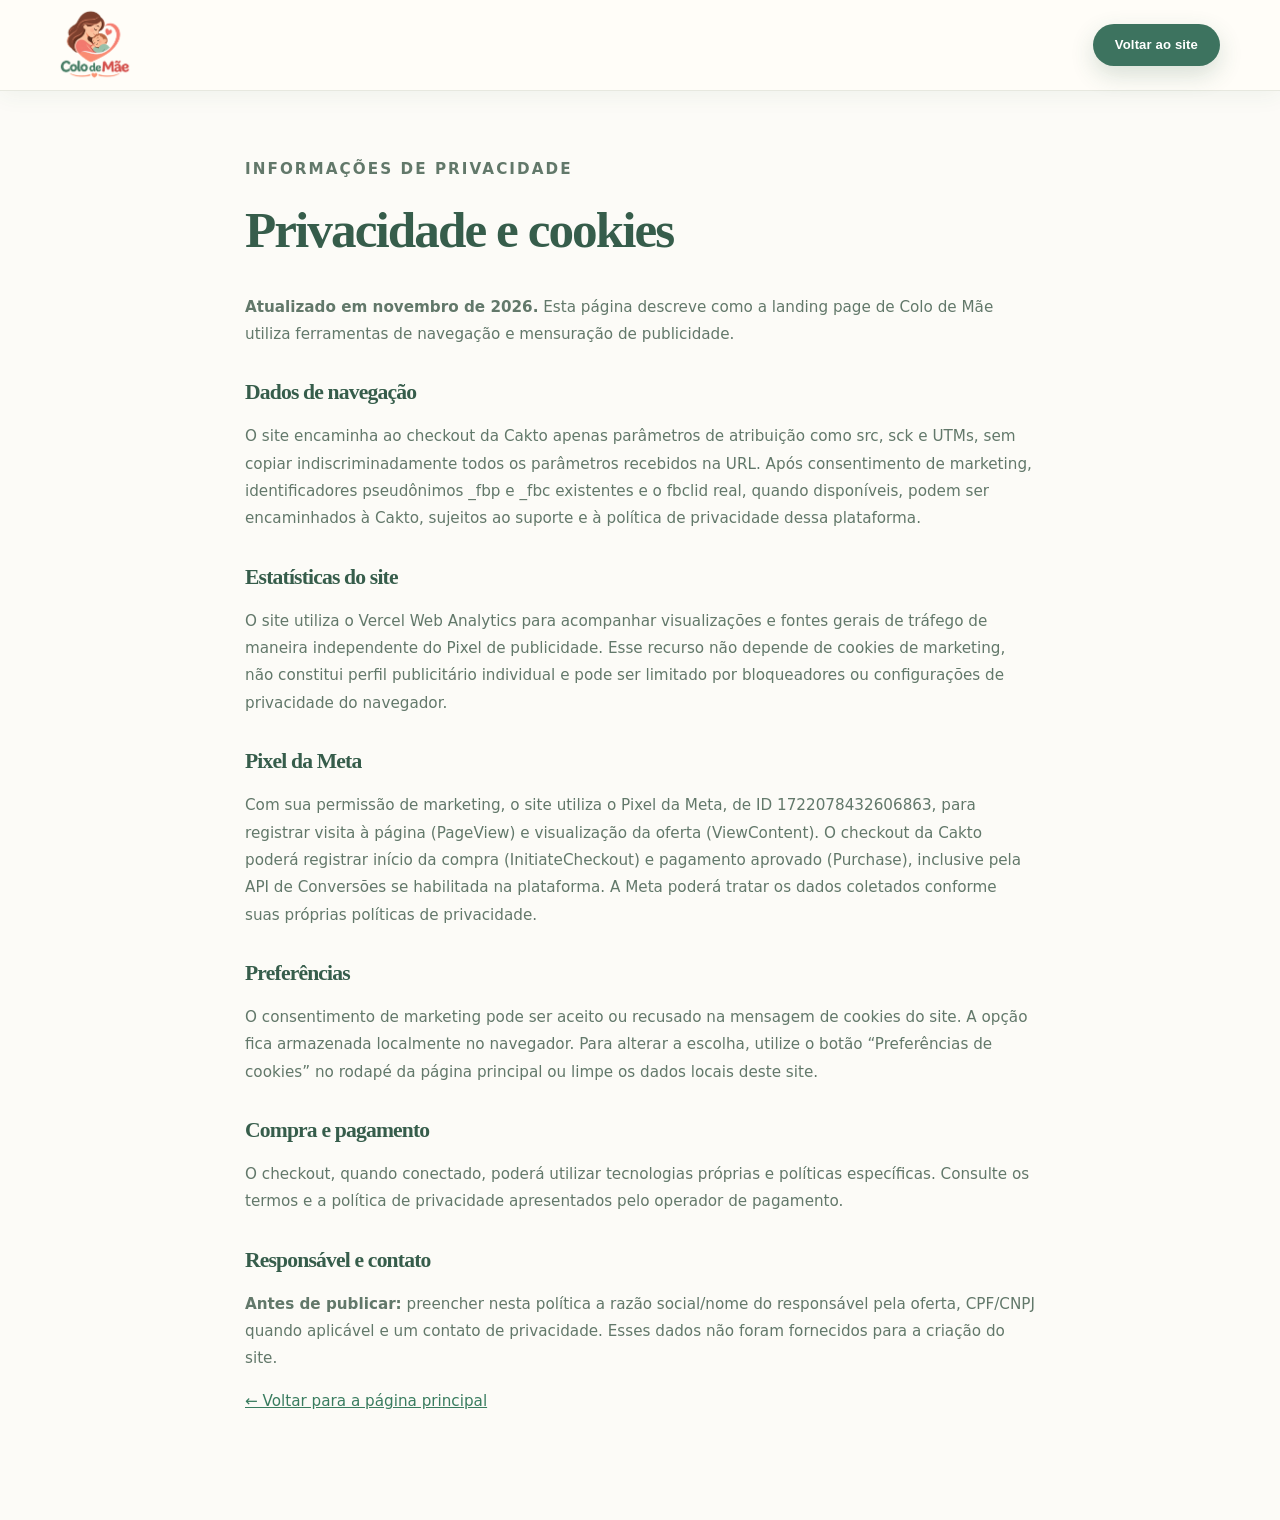
<file: privacidade.html>
<!DOCTYPE html>
<html lang="pt-BR"><head><meta charset="utf-8"/><meta content="width=device-width,initial-scale=1" name="viewport"/><title>Privacidade e Cookies | Colo de Mãe</title><meta content="Informações sobre privacidade e cookies do site Colo de Mãe." name="description"/><link href="assets/favicon.png" rel="icon"/><link href="css/style.css" rel="stylesheet"/><link href="css/pastel.css" rel="stylesheet"/></head><body><header class="site-header"><div class="container header-inner"><a class="brand" href="index.html"><img alt="Colo de Mãe" height="86" src="assets/logo.webp" width="86"/></a><a class="btn btn-small btn-primary" href="index.html">Voltar ao site</a></div></header><main class="legal-page"><div class="legal-container"><p class="section-kicker">Informações de privacidade</p><h1>Privacidade e cookies</h1><p><strong>Atualizado em novembro de 2026.</strong> Esta página descreve como a landing page de Colo de Mãe utiliza ferramentas de navegação e mensuração de publicidade.</p><h2>Dados de navegação</h2><p>O site encaminha ao checkout da Cakto apenas parâmetros de atribuição como src, sck e UTMs, sem copiar indiscriminadamente todos os parâmetros recebidos na URL. Após consentimento de marketing, identificadores pseudônimos _fbp e _fbc existentes e o fbclid real, quando disponíveis, podem ser encaminhados à Cakto, sujeitos ao suporte e à política de privacidade dessa plataforma.</p><h2>Estatísticas do site</h2><p>O site utiliza o Vercel Web Analytics para acompanhar visualizações e fontes gerais de tráfego de maneira independente do Pixel de publicidade. Esse recurso não depende de cookies de marketing, não constitui perfil publicitário individual e pode ser limitado por bloqueadores ou configurações de privacidade do navegador.</p><h2>Pixel da Meta</h2><p>Com sua permissão de marketing, o site utiliza o Pixel da Meta, de ID 1722078432606863, para registrar visita à página (PageView) e visualização da oferta (ViewContent). O checkout da Cakto poderá registrar início da compra (InitiateCheckout) e pagamento aprovado (Purchase), inclusive pela API de Conversões se habilitada na plataforma. A Meta poderá tratar os dados coletados conforme suas próprias políticas de privacidade.</p><h2>Preferências</h2><p>O consentimento de marketing pode ser aceito ou recusado na mensagem de cookies do site. A opção fica armazenada localmente no navegador. Para alterar a escolha, utilize o botão “Preferências de cookies” no rodapé da página principal ou limpe os dados locais deste site.</p><h2>Compra e pagamento</h2><p>O checkout, quando conectado, poderá utilizar tecnologias próprias e políticas específicas. Consulte os termos e a política de privacidade apresentados pelo operador de pagamento.</p><h2>Responsável e contato</h2><p><strong>Antes de publicar:</strong> preencher nesta política a razão social/nome do responsável pela oferta, CPF/CNPJ quando aplicável e um contato de privacidade. Esses dados não foram fornecidos para a criação do site.</p><p><a href="index.html">← Voltar para a página principal</a></p></div></main></body></html>
</file>
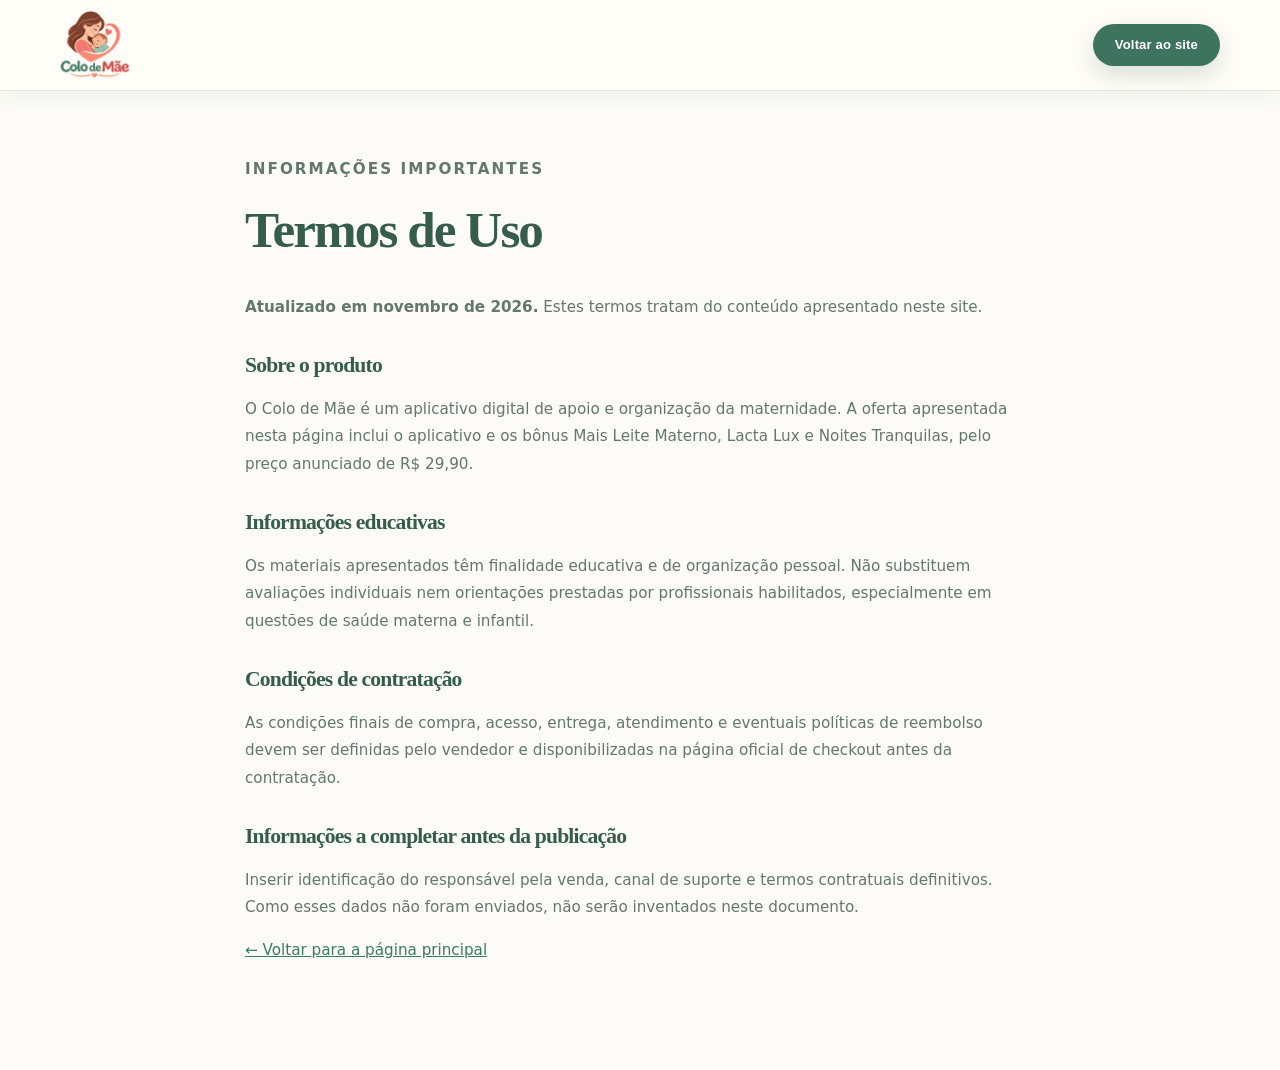
<file: termos.html>
<!DOCTYPE html>
<html lang="pt-BR"><head><meta charset="utf-8"/><meta content="width=device-width,initial-scale=1" name="viewport"/><title>Termos de Uso | Colo de Mãe</title><link href="assets/favicon.png" rel="icon"/><link href="css/style.css" rel="stylesheet"/><link href="css/pastel.css" rel="stylesheet"/></head><body><header class="site-header"><div class="container header-inner"><a class="brand" href="index.html"><img alt="Colo de Mãe" height="86" src="assets/logo.webp" width="86"/></a><a class="btn btn-small btn-primary" href="index.html">Voltar ao site</a></div></header><main class="legal-page"><div class="legal-container"><p class="section-kicker">Informações importantes</p><h1>Termos de Uso</h1><p><strong>Atualizado em novembro de 2026.</strong> Estes termos tratam do conteúdo apresentado neste site.</p><h2>Sobre o produto</h2><p>O Colo de Mãe é um aplicativo digital de apoio e organização da maternidade. A oferta apresentada nesta página inclui o aplicativo e os bônus Mais Leite Materno, Lacta Lux e Noites Tranquilas, pelo preço anunciado de R$ 29,90.</p><h2>Informações educativas</h2><p>Os materiais apresentados têm finalidade educativa e de organização pessoal. Não substituem avaliações individuais nem orientações prestadas por profissionais habilitados, especialmente em questões de saúde materna e infantil.</p><h2>Condições de contratação</h2><p>As condições finais de compra, acesso, entrega, atendimento e eventuais políticas de reembolso devem ser definidas pelo vendedor e disponibilizadas na página oficial de checkout antes da contratação.</p><h2>Informações a completar antes da publicação</h2><p>Inserir identificação do responsável pela venda, canal de suporte e termos contratuais definitivos. Como esses dados não foram enviados, não serão inventados neste documento.</p><p><a href="index.html">← Voltar para a página principal</a></p></div></main></body></html>
</file>
<file: css/style.css>
:root{--burgundy:#6e2745;--burgundy-2:#4c2035;--pink:#e83878;--hotpink:#d52e69;--pink-light:#fff1f6;--pink-mist:#fce8ee;--rose:#f7b8cd;--soft:#fff9f9;--cream:#fff8f1;--ink:#502c3f;--muted:#795d69;--border:#f1dce5;--shadow:0 19px 65px rgba(130,48,86,.11);--radius:26px;--ease:cubic-bezier(.22,1,.36,1)}
*{box-sizing:border-box}html{scroll-behavior:smooth;scroll-padding-top:100px}body{margin:0;background:#fff;color:var(--ink);font-family:'DM Sans',sans-serif;-webkit-font-smoothing:antialiased;overflow-x:hidden}button,input{font:inherit}a{color:inherit;text-decoration:none}a:focus-visible,button:focus-visible,summary:focus-visible{outline:3px solid #b42c65;outline-offset:4px}button{cursor:pointer}img,svg{max-width:100%}img{height:auto}p{line-height:1.72}h1,h2,h3{font-family:Manrope,'DM Sans',sans-serif;letter-spacing:-.045em}h1,h2,h3,p{margin-top:0}h2{font-size:clamp(2.1rem,4vw,3.65rem);line-height:1.16;font-weight:800}h3{line-height:1.3}section{position:relative}.container{width:min(1160px,calc(100% - 48px));margin-inline:auto}.narrow{max-width:780px}.section{padding:106px 0}.text-center{text-align:center}.accent{color:var(--pink)}.section-kicker{font-size:.82rem;letter-spacing:.14em;text-transform:uppercase;font-weight:800;color:var(--pink);margin-bottom:17px}.section-lead{font-size:1.12rem;max-width:720px;margin:18px auto 0;color:var(--muted)}.section-heading{margin-bottom:52px}.section-heading h2{margin-bottom:14px}.skip-link{position:absolute;top:-100px;z-index:900;left:15px;background:#fff;padding:12px 15px}.skip-link:focus{top:15px}.announcement{background:#772844;text-align:center;color:#fff;padding:8px 18px;font-size:.75rem;letter-spacing:.06em;font-weight:600}.announcement-heart{color:#fac4d2;padding:0 9px}.site-header{position:sticky;top:0;z-index:50;background:rgba(255,252,252,.94);backdrop-filter:blur(18px);border-bottom:1px solid #f6e8ed}.header-inner{height:87px;display:flex;align-items:center;justify-content:space-between;gap:22px}.brand{display:flex;align-items:center;margin-left:-13px;flex-shrink:0}.brand img{width:93px;height:79px;object-fit:contain}.site-header nav{display:flex;align-items:center;gap:30px;margin-left:auto}.site-header nav a{font-size:.85rem;color:#735262;font-weight:700;transition:color .2s}.site-header nav a:hover{color:var(--pink)}.btn{display:inline-flex;align-items:center;justify-content:center;gap:12px;border:none;border-radius:999px;font-family:'DM Sans',sans-serif;font-weight:800;letter-spacing:-.01em;line-height:1.25;text-align:center;white-space:normal;transition:transform .2s var(--ease),background .2s,box-shadow .2s}.btn:hover{transform:translateY(-2px)}.btn span{font-size:1.2em}.btn-primary{background:linear-gradient(110deg,#e73b79,#cf2868);color:white;box-shadow:0 12px 24px rgba(220,47,109,.22)}.btn-primary:hover{box-shadow:0 18px 31px rgba(220,47,109,.32);background:linear-gradient(110deg,#f34480,#c92360)}.btn-small{padding:13px 20px;font-size:.82rem}.btn-large{padding:21px 30px;font-size:.98rem}.mobile-menu-toggle{display:none;border:0;background:transparent;color:var(--burgundy);font-size:1.8rem}.hero{background:radial-gradient(ellipse at 70% 30%,#ffedf3 0%,transparent 52%),linear-gradient(125deg,#fffbf8 7%,#fff0f6 62%,#fbdce8 100%);padding:98px 0 115px;overflow:hidden}.hero-grid{display:grid;grid-template-columns:1.07fr .93fr;align-items:center;gap:35px;min-height:595px}.hero-copy{position:relative;z-index:3;padding-bottom:25px}.eyebrow{display:inline-flex;align-items:center;gap:10px;border:1px solid #f6ccda;border-radius:999px;padding:9px 17px;color:#a83c66;background:rgba(255,255,255,.75);font-size:.76rem;font-weight:800;letter-spacing:.03em;text-transform:uppercase;margin-bottom:25px}.eyebrow-dot{height:9px;width:9px;border-radius:50%;background:var(--pink);box-shadow:0 0 0 4px #ffe0ea}.hero h1{font-size:clamp(3.45rem,5.7vw,5.25rem);line-height:1.095;letter-spacing:-.07em;margin-bottom:26px;font-weight:800;color:var(--burgundy-2);max-width:660px}.hero h1 em,.offer-copy h2 em,.final-cta h2 em,.interlude h2 em{font-style:normal;color:var(--pink)}.hero-description{font-size:1.13rem;line-height:1.87;max-width:590px;color:#6b4e5d;margin-bottom:22px}.hero-description strong{color:#6f2b49}.hero-points{display:grid;gap:9px;color:#885068;font-size:.87rem;font-weight:700;margin-bottom:32px}.hero-action{min-width:315px}.under-cta{font-size:.83rem;color:#8a6473;margin:14px 0 22px}.under-cta strong{color:var(--burgundy)}.hero-mini-badges{display:flex;gap:12px;flex-wrap:wrap;max-width:590px}.hero-mini-badges span{font-size:.7rem;color:#8b7180;font-weight:700}.hero-art{height:590px;min-width:0;position:relative;display:flex;align-items:center;justify-content:center;isolation:isolate}.art-orbit{position:absolute;z-index:-1;width:470px;height:470px;top:85px;left:50%;transform:translateX(-50%);background:radial-gradient(circle,#f8cbdc 0%,#fce1e8 52%,transparent 74%);border-radius:50%}.hero-blob{position:absolute;border-radius:50%;pointer-events:none}.blob-one{width:230px;height:230px;left:-95px;bottom:35px;background:#f9d8e2;opacity:.3}.blob-two{width:160px;height:160px;right:-55px;top:35px;background:#ffcbdf;opacity:.37}.art-sparkle{position:absolute;color:#e77a9d;font-size:3rem}.art-sparkle-a{top:10px;right:16px}.art-sparkle-b{bottom:50px;left:15px;font-size:5rem}.phone{position:relative;background:#3e2831;border:7px solid #3e2831;border-radius:40px;overflow:hidden;box-shadow:0 25px 58px rgba(79,30,53,.21);padding:4px;aspect-ratio:390/844;width:240px;max-width:100%;flex-shrink:0}.phone img{display:block;width:100%;height:100%;object-fit:cover;border-radius:27px;object-position:top}.phone-camera{position:absolute;width:34%;height:21px;background:#3e2831;top:1px;left:33%;z-index:5;border-radius:0 0 15px 15px}.phone-front{transform:rotate(-5deg) translate(-40px,-10px);z-index:3;width:256px}.phone-back{transform:rotate(11deg) translate(78px,8px);position:absolute;z-index:1;width:242px;filter:saturate(.86)}.floating-chip{position:absolute;z-index:5;display:flex;align-items:center;gap:10px;background:#fff;padding:12px 15px;border:1px solid #f9e8ee;border-radius:16px;box-shadow:0 12px 30px rgba(107,47,75,.13);font-size:.73rem;font-weight:800;color:#78445c;white-space:nowrap}.chip-icon{display:grid;place-items:center;border-radius:50%;background:#ffedf2;color:#db3f78;width:32px;height:32px;font-size:1.2rem}.chip-stars{color:#f4a44c;background:#fff6e9}.chip-top{top:88px;left:-19px}.chip-bottom{bottom:87px;right:2px}.hero-wave{position:absolute;bottom:-1px;width:100%;height:75px;line-height:0}.hero-wave svg{height:100%;width:100%}.empathy{padding-top:85px}.empathy h2{max-width:720px;margin-inline:auto}.empathy-cards{display:grid;grid-template-columns:repeat(3,1fr);gap:22px;margin-top:55px}.soft-card{border-radius:25px;background:#fff8fa;border:1px solid #fae9ef;padding:34px 31px;box-shadow:0 12px 34px rgba(88,34,53,.035)}.soft-card:nth-child(2){background:#fff8f3;border-color:#f7e8e1}.soft-card:nth-child(3){background:#fcf7ff;border-color:#f0e7f7}.feature-emoji{font-size:2.2rem;display:block;margin-bottom:20px}.soft-card h3{font-size:1.15rem;color:#602b45;letter-spacing:-.025em;margin-bottom:12px}.soft-card p{font-size:.91rem;color:#806b78;margin:0}.gentle-note{display:inline-flex;align-items:center;gap:10px;font-size:.93rem;color:#87536b;background:#fdf4f7;padding:13px 21px;border-radius:100px;margin-top:45px}.gentle-note span{color:var(--pink)}.feature-section{background:linear-gradient(180deg,#fffafc,#fff);padding-top:100px}.feature-grid{display:grid;grid-template-columns:repeat(3,1fr);gap:19px}.feature-tile{border:1px solid #f4e4ec;background:#fff;padding:33px 31px;border-radius:25px;box-shadow:0 10px 34px rgba(99,57,75,.045);transition:transform .2s var(--ease),box-shadow .2s}.feature-tile:hover{transform:translateY(-4px);box-shadow:var(--shadow)}.tile-icon{width:59px;height:59px;border-radius:18px;display:grid;place-items:center;font-size:1.9rem;font-weight:800;margin-bottom:24px}.icon-pink{background:#ffe9f0;color:#db3c76}.icon-purple{background:#f4eefe;color:#a277bc}.icon-peach{background:#fff2e6;color:#da9774}.icon-green{background:#e9f4ec;color:#6da581}.icon-yellow{background:#fff8e3;color:#cc9f44}.feature-tile h3{font-size:1.14rem;color:#5d2c44;margin-bottom:8px}.feature-tile p{color:#806a76;font-size:.9rem;margin-bottom:0}.screens-section{background:#fff6f9;overflow:hidden}.screens-grid{display:grid;grid-template-columns:1fr 1fr;gap:80px;align-items:center}.screens-intro h2{max-width:560px}.screens-intro>p:not(.section-kicker){max-width:515px;color:#7a5d6b;font-size:1.05rem;margin-bottom:26px}.screens-tabs{display:flex;flex-wrap:wrap;gap:11px;max-width:570px;margin:28px 0}.screen-tab{border:1px solid #edcfda;background:#fff;color:#7e5267;padding:12px 17px;border-radius:99px;font-size:.84rem;font-weight:700;transition:.2s}.screen-tab:hover{background:#fff0f5}.screen-tab.active{background:var(--burgundy);border-color:var(--burgundy);color:#fff}.screen-caption{display:flex;align-items:flex-start;gap:14px;background:#fff;border:1px solid #f6e1e8;border-radius:20px;padding:20px 22px;max-width:530px;min-height:112px;margin:24px 0}.caption-icon{width:35px;height:35px;flex-shrink:0;display:grid;place-items:center;background:#ffe8f0;color:var(--pink);border-radius:13px}.screen-caption strong{display:block;color:#723450;font-size:.98rem}.screen-caption p{font-size:.88rem;color:#8b7380;margin:6px 0 0;line-height:1.52}.text-link{color:var(--pink);font-weight:800;font-size:.91rem}.screens-stage{min-height:635px;display:flex;align-items:center;justify-content:center;position:relative;isolation:isolate}.stage-circle{width:510px;height:510px;z-index:-1;background:#f9d9e5;border-radius:50%;position:absolute;left:50%;top:50%;transform:translate(-50%,-50%)}.stage-heart{font-size:6rem;color:#f4a8c2;position:absolute;right:4%;top:5%}.phone-showcase{width:280px;transform:rotate(2deg);box-shadow:0 34px 50px rgba(70,35,50,.22)}.stage-label{position:absolute;bottom:15px;right:20px;background:white;border-radius:100px;box-shadow:var(--shadow);border:1px solid #f8e3eb;padding:12px 17px;font-size:.77rem;font-weight:700;color:#854960;display:flex;gap:10px;align-items:center}.stage-label-dot{background:#5ea57d;width:9px;height:9px;border-radius:50%}.mini-gallery{display:flex;gap:20px;justify-content:center;align-items:stretch;padding-top:40px;margin-top:26px;border-top:1px solid #f2dfe7}.gallery-item{background:white;padding:5px;border:1px solid #e6d1dc;border-radius:19px;width:142px;flex:0 1 142px;height:254px;overflow:hidden;box-shadow:0 14px 26px rgba(105,41,72,.09);transition:transform .25s}.gallery-item:hover{transform:translateY(-9px)}.gallery-item img{height:100%;width:100%;object-fit:cover;object-position:top;border-radius:14px}.center-gallery-note{text-align:center;color:#a28190;font-size:.75rem;margin-top:20px;margin-bottom:0}.interlude{background:linear-gradient(110deg,#fff8f6,#fff0f4);text-align:center;padding:85px 0}.interlude-inner{max-width:825px}.interlude-icon{width:64px;height:64px;background:#ffe5eb;color:#e54074;display:grid;place-items:center;border-radius:50%;font-size:1.7rem;margin:0 auto 30px}.interlude h2{font-size:clamp(1.9rem,3.2vw,3rem);color:#69304a}.interlude p{color:#8b6977;max-width:630px;margin:20px auto 0}.bonus-section{background:#fff}.bonus-grid{display:grid;grid-template-columns:repeat(3,1fr);gap:22px}.bonus-card{border:1px solid #f3e1e8;border-radius:26px;overflow:hidden;background:#fff;box-shadow:0 14px 45px rgba(114,50,81,.07);display:flex;flex-direction:column}.bonus-visual{height:335px;position:relative;display:flex;align-items:center;justify-content:center;overflow:hidden}.bonus-visual-photo{background:#f8e9e4}.bonus-visual-photo img{width:100%;height:100%;object-fit:cover;object-position:center 34%}.bonus-stamp{position:absolute;top:17px;left:17px;background:#fff;color:#a2335d;font-size:.69rem;font-weight:800;letter-spacing:.09em;border-radius:50px;padding:9px 13px;box-shadow:0 5px 16px #69394c22}.bonus-visual-lacta{background:radial-gradient(circle at 30% 10%,#ffcadc,#eec0e1 40%,#d5acd8)}.bonus-visual-noites{background:radial-gradient(circle at 35% 25%,#7772b5,#3f437c 75%,#262a58)}.lacta-cover,.noites-cover{width:64%;height:91%;box-shadow:0 12px 25px rgba(95,39,74,.23);display:flex;flex-direction:column;align-items:center;justify-content:space-around;text-align:center;padding:20px 15px;border-radius:8px;position:relative;transform:rotate(-3deg)}.lacta-cover{background:linear-gradient(160deg,#ffe6ef,#fdd1e3 60%,#f9bdd5);color:#8c3460;border:1px solid #fff4fa}.lacta-spark{font-size:2.2rem;color:#bc7aab;line-height:1}.lacta-cover strong{font-family:Georgia,serif;font-size:3.3rem;line-height:.95;letter-spacing:-.07em}.lacta-cover strong em{font-style:normal;color:#bf3477}.cover-overline{font-size:.57rem;font-weight:800;letter-spacing:.09em}.cover-subtitle{font-size:.73rem;line-height:1.35;max-width:150px;font-weight:700}.cover-graphic{font-size:3rem;color:#db608f}.cover-bottom{font-size:.65rem;font-weight:700;max-width:148px}.noites-cover{background:linear-gradient(160deg,#39386b,#736cb0);color:white;transform:rotate(3deg);border:1px solid #ffffff26}.noites-cover strong{font-family:Georgia,serif;font-size:2.5rem;letter-spacing:-.045em;line-height:1.07}.moon-shape{font-size:4.4rem;color:#fce6ba;text-shadow:0 0 35px #ffecd57d;line-height:1}.noites-cover .cover-subtitle,.noites-cover .cover-bottom{color:#e8e4ff}.bonus-content{padding:27px 28px 28px;flex:1;display:flex;flex-direction:column}.bonus-category{color:#c04875;font-size:.72rem;font-weight:800;text-transform:uppercase;letter-spacing:.09em;margin-bottom:7px}.bonus-content h3{font-size:1.35rem;color:#642a46;margin-bottom:11px}.bonus-content>p:not(.bonus-category){font-size:.9rem;color:#846a79;margin-bottom:23px}.bonus-included{border-top:1px solid #f7e6ed;padding-top:17px;color:#43855a;font-size:.81rem;font-weight:800;margin-top:auto}.bonus-note{text-align:center;margin-top:36px;color:#8f4a69;font-weight:700;font-size:.94rem}.offer-section{background:radial-gradient(circle at 90% 20%,#a84572 0%,transparent 30%),linear-gradient(110deg,#64233d,#852d51);color:#fff;overflow:hidden}.offer-section:before{content:'♡';position:absolute;left:-20px;bottom:-100px;font-size:420px;color:#ffffff0b;line-height:1}.offer-grid{display:grid;grid-template-columns:1.15fr .85fr;align-items:center;gap:85px;position:relative;z-index:1}.offer-copy h2{font-size:clamp(2.9rem,5vw,4.7rem);line-height:1.13;margin-bottom:24px}.offer-copy h2 em{color:#ffb4cf}.offer-copy>p:not(.eyebrow){color:#f4d8e3;font-size:1.03rem;max-width:550px}.offer-eyebrow{background:#ffffff16;border-color:#ffffff35;color:#ffe6ee}.offer-checks{padding:0;list-style:none;display:grid;gap:16px;margin:32px 0 0}.offer-checks li{font-weight:700;color:#fff5f9;font-size:1rem;display:flex;align-items:center;gap:12px}.offer-checks span{width:26px;height:26px;border-radius:100%;display:grid;place-items:center;background:#ffffff25;color:#fff}.offer-card{padding:38px 30px;background:#fff;color:#602c48;border-radius:29px;box-shadow:0 30px 75px rgba(45,12,27,.28);text-align:center;position:relative;max-width:475px;width:100%;margin-left:auto}.offer-card:before{content:'♥';position:absolute;top:-18px;right:30px;background:#f9bcd2;color:#d63773;border-radius:50%;width:43px;height:43px;display:grid;place-items:center;font-size:1.3rem;transform:rotate(17deg)}.offer-label{letter-spacing:.17em;text-transform:uppercase;color:#995e75;font-size:.77rem;font-weight:800}.offer-price{display:flex;justify-content:center;align-items:flex-start;letter-spacing:-.08em;line-height:1;margin:18px 0 8px;color:#672744;font-weight:800;font-family:Manrope,sans-serif}.offer-price>span:nth-child(2){font-size:6.75rem}.offer-price .currency{font-size:1.65rem;letter-spacing:-.02em;margin-top:21px;margin-right:8px}.offer-price .cents{font-size:2.65rem;margin-top:14px;letter-spacing:-.04em}.offer-value-caption{color:#906c7d;font-size:.92rem;font-weight:600;margin:0 0 30px}.btn-purchase{width:100%;background:#e43276;color:#fff;box-shadow:0 14px 26px #d72a6a45;padding:20px 15px;font-size:.94rem}.btn-purchase:hover{background:#c82361;box-shadow:0 18px 32px #d72a6a50}.secure-note{font-size:.76rem;color:#8e7582;margin-top:17px}.offer-no-pressure{font-size:.79rem;color:#aa8996;margin-top:23px;margin-bottom:0}.faq-wrap{max-width:835px}.faq-list{display:grid;gap:13px}.faq-list details{border:1px solid #f0dde6;background:#fffafc;border-radius:17px;padding:0 24px;transition:box-shadow .2s}.faq-list details[open]{box-shadow:0 9px 28px #9f60801a}.faq-list summary{list-style:none;display:flex;align-items:center;justify-content:space-between;gap:15px;padding:22px 0;font-weight:800;color:#6a3451;cursor:pointer;font-size:.98rem}.faq-list summary::-webkit-details-marker{display:none}.faq-plus{flex:none;border-radius:100%;width:30px;height:30px;background:#fee7f0;color:#d03b73;font-size:1.35rem;display:grid;place-items:center;font-weight:500;line-height:1}.faq-list details[open] .faq-plus{transform:rotate(45deg)}.faq-list details p{padding:0 42px 22px 0;margin-bottom:0;color:#806876;font-size:.94rem;line-height:1.8}.final-cta{background:linear-gradient(95deg,#ffe0ea,#fff0f3);padding:58px 0}.final-cta-inner{display:grid;grid-template-columns:1.4fr .75fr;align-items:center;gap:70px}.final-cta p{color:#aa4f70;font-weight:800;font-size:.8rem;text-transform:uppercase;letter-spacing:.09em;margin-bottom:8px}.final-cta h2{font-size:clamp(1.65rem,2.8vw,2.5rem);margin:0}.btn-white{background:#fff;color:#963d60;border:1px solid #f3bdcf;padding:19px 24px;box-shadow:0 10px 25px #c8547d24}.footer{background:#fffafc;padding:44px 0 26px}.footer-row{display:flex;align-items:center;justify-content:space-between;gap:35px}.footer-brand{display:flex;align-items:center;gap:12px}.footer-brand img{object-fit:contain}.footer-brand p{font-size:.83rem;color:#946f81;margin:0}.footer-links{display:flex;align-items:center;gap:24px;flex-wrap:wrap}.footer-links a,.footer-links button{font-size:.81rem;color:#846675;font-weight:700;background:none;border:none;padding:0}.footer-links a:hover,.footer-links button:hover{color:var(--pink)}.footer-bottom{border-top:1px solid #f2e0e8;padding-top:23px;margin-top:25px;display:flex;justify-content:space-between;gap:20px;font-size:.72rem;color:#a48996}.cookie-bar[hidden],.modal[hidden]{display:none!important}.cookie-bar{position:fixed;z-index:1000;bottom:22px;left:50%;transform:translateX(-50%);background:#fff;border:1px solid #f4d6e2;border-radius:20px;box-shadow:0 20px 85px #532c4042;width:min(970px,calc(100% - 30px));padding:19px 22px;display:flex;gap:28px;align-items:center;justify-content:space-between}.cookie-text strong{font-size:.9rem;color:#673249}.cookie-text p{font-size:.75rem;line-height:1.45;margin:5px 0}.cookie-text a{font-size:.74rem;text-decoration:underline;color:#c13269}.cookie-actions{display:flex;gap:10px;flex-shrink:0}.btn-outline{background:#fff;border:1px solid #e5bbce;color:#9f466d}.btn-cookie{padding:13px 18px;font-size:.76rem}.modal{position:fixed;inset:0;z-index:1500;display:grid;place-items:center;padding:18px}.modal-open{overflow:hidden}.modal-backdrop{position:absolute;inset:0;background:#39202cc2;backdrop-filter:blur(5px)}.modal-panel{position:relative;background:white;border-radius:23px;padding:38px 35px 33px;width:min(485px,100%);box-shadow:0 30px 100px #1e0a1626;text-align:center}.modal-close{position:absolute;right:19px;top:13px;border:none;background:none;font-size:1.7rem;color:#a16c83}.modal-icon{width:58px;height:58px;background:#ffe0ec;display:grid;place-items:center;border-radius:50%;color:#cc3e76;font-size:1.8rem;margin:0 auto 20px}.modal-panel h2{font-size:1.56rem;color:#70304c}.modal-panel p{font-size:.91rem;color:#805a6e}.modal-panel code{color:#c33570;background:#fff0f5;padding:2px 5px;border-radius:5px}.modal-panel .btn{padding:14px 35px;margin-top:8px}.noscript-warning{background:#ffd5e0;padding:18px;color:#562439;text-align:center}.legal-page{min-height:70vh;padding:65px 0 90px}.legal-page .legal-container{width:min(790px,calc(100% - 40px));margin:auto}.legal-page h1{font-size:clamp(2rem,4vw,3.2rem);color:#652b45}.legal-page h2{font-size:1.35rem;margin-top:32px}.legal-page p,.legal-page li{line-height:1.8;color:#745768;font-size:.95rem}.legal-page a{color:#c42c65;text-decoration:underline}
@media(max-width:1090px){.header-inner{height:78px}.site-header nav{gap:19px}.site-header nav a{font-size:.78rem}.header-cta{font-size:.73rem;padding:12px 14px}.hero-grid{gap:12px}.hero h1{font-size:clamp(3rem,5.5vw,4.9rem)}.hero-art{transform:scale(.94)}.screens-grid{gap:30px}.offer-grid{gap:42px}}
@media(max-width:850px){.section{padding:80px 0}.container{width:min(100% - 34px,1160px)}.site-header nav{display:none;position:absolute;left:0;right:0;top:78px;background:#fff9fb;padding:22px 25px;box-shadow:0 20px 30px #401c2b17;flex-direction:column;align-items:flex-start;gap:23px;border-bottom:1px solid #f6dbe5}.site-header nav.nav-open{display:flex}.mobile-menu-toggle{display:block}.header-cta{margin-left:auto}.hero{padding:63px 0 94px}.hero-grid{grid-template-columns:1fr;gap:0}.hero-copy{text-align:center;padding-bottom:0}.hero h1,.hero-description{margin-inline:auto}.hero h1{font-size:clamp(3rem,7vw,4.7rem)}.hero-points{justify-content:center}.hero-mini-badges{justify-content:center;margin:auto}.hero-art{height:565px;width:min(100%,530px);margin-inline:auto;transform:none}.chip-top{left:15px}.chip-bottom{right:4px}.empathy-cards,.feature-grid,.bonus-grid{grid-template-columns:repeat(2,1fr)}.empathy-cards .soft-card:last-child,.bonus-grid .bonus-card:last-child{grid-column:1/-1;max-width:480px;margin-inline:auto;width:100%}.screens-grid{grid-template-columns:1fr;gap:0}.screens-intro{text-align:center}.screens-intro h2,.screens-intro>p:not(.section-kicker){margin-inline:auto}.screens-tabs{justify-content:center;margin-inline:auto}.screen-caption{margin-inline:auto;text-align:left}.screens-stage{min-height:560px}.stage-circle{width:450px;height:450px}.stage-label{right:15%;bottom:15px}.offer-grid{grid-template-columns:1fr;gap:40px}.offer-card{margin:auto}.offer-copy{text-align:center}.offer-copy>p:not(.eyebrow){margin-inline:auto}.offer-checks{max-width:400px;margin-inline:auto;text-align:left}.final-cta-inner{grid-template-columns:1fr;gap:26px;text-align:center}.final-cta .btn{margin:auto}.footer-row{flex-wrap:wrap}}
@media(max-width:580px){h2{font-size:clamp(1.9rem,8.2vw,2.8rem)}.section{padding:70px 0}.container{width:calc(100% - 34px)}.announcement{font-size:.65rem;padding:7px 6px}.announcement-heart{padding:0 2px}.header-inner{height:72px}.brand{margin-left:-12px}.brand img{height:74px;width:84px}.site-header nav{top:72px}.header-cta{font-size:.69rem;padding:10px 13px;max-width:165px}.header-cta span{display:none}.hero{padding:50px 0 94px}.eyebrow{font-size:.67rem;padding:8px 12px}.hero h1{font-size:clamp(2.65rem,12vw,4.2rem);letter-spacing:-.07em;margin-bottom:18px}.hero-description{font-size:.97rem;line-height:1.75;max-width:470px}.hero-points{font-size:.74rem;gap:8px}.hero-action{min-width:0;width:100%;max-width:390px;font-size:.9rem;padding:20px 15px}.hero-mini-badges{gap:8px;justify-content:center}.hero-mini-badges span{font-size:.65rem}.hero-art{height:460px;max-width:370px;margin-top:18px}.phone-front{width:191px;transform:rotate(-5deg) translate(-30px,-6px)}.phone-back{width:177px;transform:rotate(11deg) translate(59px,8px)}.phone{border-width:5px;padding:2px;border-radius:30px}.phone img{border-radius:22px}.phone-camera{height:17px;border-radius:0 0 11px 11px}.art-orbit{width:345px;height:345px;top:65px}.art-sparkle-a{right:10px}.art-sparkle-b{left:0}.floating-chip{padding:9px 10px;font-size:.58rem;gap:6px}.chip-icon{height:26px;width:26px;font-size:1rem}.chip-top{left:-1px;top:80px}.chip-bottom{right:0;bottom:90px}.empathy h2{font-size:2rem}.section-lead{font-size:.97rem}.empathy-cards,.feature-grid,.bonus-grid{grid-template-columns:1fr;gap:15px}.empathy-cards .soft-card:last-child,.bonus-grid .bonus-card:last-child{grid-column:auto;max-width:none}.soft-card{padding:26px}.feature-tile{padding:26px}.feature-grid{gap:12px}.section-heading{margin-bottom:36px}.gentle-note{border-radius:18px;font-size:.8rem;line-height:1.7}.screens-tabs{gap:8px}.screen-tab{font-size:.74rem;padding:11px 12px}.screens-stage{min-height:475px}.phone-showcase{width:204px}.stage-circle{width:335px;height:335px}.stage-label{right:4px;bottom:0;font-size:.66rem}.mini-gallery{gap:10px;overflow-x:auto;justify-content:flex-start;padding-bottom:9px;scroll-snap-type:x mandatory}.gallery-item{width:125px;flex:0 0 125px;height:224px;scroll-snap-align:center}.interlude{padding:65px 0}.bonus-visual{height:310px}.bonus-visual-photo img{object-position:center 40%}.lacta-cover,.noites-cover{width:58%;height:91%}.offer-section{padding:73px 0}.offer-copy h2{font-size:2.9rem}.offer-copy>p:not(.eyebrow){font-size:.93rem}.offer-checks li{font-size:.92rem}.offer-card{padding:34px 20px}.offer-price>span:nth-child(2){font-size:5.8rem}.offer-price .currency{margin-top:18px}.offer-price .cents{font-size:2.15rem}.btn-purchase{font-size:.82rem;padding:18px 9px}.faq-list details{padding:0 17px}.faq-list summary{font-size:.88rem}.faq-list details p{padding-right:0;font-size:.87rem}.final-cta h2{font-size:1.65rem}.final-cta .btn{width:100%;font-size:.85rem}.footer-row,.footer-brand,.footer-links,.footer-bottom{flex-direction:column;align-items:center;text-align:center}.footer-brand{gap:0}.footer-links{gap:14px}.footer-bottom{line-height:1.5}.cookie-bar{bottom:9px;display:block;padding:16px}.cookie-text p{font-size:.72rem}.cookie-actions{margin-top:13px}.btn-cookie{flex:1}.modal-panel{padding:28px 20px}}
@media(prefers-reduced-motion:reduce){*,*::before,*::after{animation-duration:.001ms!important;transition-duration:.001ms!important;scroll-behavior:auto!important}}

/* Refinamentos editoriais e de conversão da versão profissional */
.steps-section{background:linear-gradient(180deg,#fff 0%,#fff9fb 100%);position:relative;overflow:hidden}
.steps-section::before{content:"";position:absolute;right:-80px;top:80px;width:250px;height:250px;border-radius:50%;background:radial-gradient(circle,#ffe6f0 0%,transparent 74%);pointer-events:none}
.steps-grid{display:grid;grid-template-columns:repeat(3,minmax(0,1fr));gap:18px;position:relative}
.step-card{background:#fff;border:1px solid #f1dee6;border-radius:23px;padding:31px 28px;box-shadow:0 16px 40px #9c487010;position:relative;min-height:240px}
.step-number{font:800 .75rem Manrope,'DM Sans',sans-serif;letter-spacing:.12em;color:#c84b7e}
.step-symbol{position:absolute;right:26px;top:23px;font-size:1.75rem;color:#ea5d91}
.step-card h3{font-size:1.13rem;color:#663048;margin:32px 0 11px}
.step-card p{font-size:.89rem;line-height:1.73;margin:0;color:#826372}
.mobile-purchase-bar[hidden]{display:none!important}
.mobile-purchase-bar{display:none}
@media (max-width:850px){.steps-grid{grid-template-columns:1fr;gap:12px}.step-card{min-height:0;padding:26px 26px}.step-card h3{margin:22px 0 6px}}
@media (max-width:580px){
  .mobile-purchase-bar:not([hidden]){position:fixed;z-index:90;bottom:0;left:0;right:0;display:flex;align-items:center;justify-content:space-between;gap:12px;background:#fff;border-top:1px solid #f0cfdb;padding:11px max(17px,env(safe-area-inset-left)) calc(11px + env(safe-area-inset-bottom)) max(17px,env(safe-area-inset-right));box-shadow:0 -13px 36px #5f22352b}
  .mobile-purchase-info{display:grid;gap:1px;flex:none}
  .mobile-purchase-info small{font-weight:650;color:#87536b;font-size:.67rem}
  .mobile-purchase-info strong{font-family:Manrope,'DM Sans',sans-serif;letter-spacing:-.04em;color:#642b47;font-size:1.4rem}
  .mobile-purchase-button{display:inline-flex;align-items:center;justify-content:center;gap:10px;white-space:nowrap;background:linear-gradient(125deg,#ee3c83,#ce2367);border-radius:100px;color:white;padding:15px 17px;font-size:.79rem;font-weight:800;box-shadow:0 7px 18px #d42b6a43}
  .mobile-purchase-button:focus-visible{outline:3px solid #6e2745;outline-offset:3px}
  body.has-mobile-purchase{padding-bottom:74px}
}
</file>
<file: css/pastel.css>
/*
  COLO DE MÃE — IDENTIDADE PASTEL | Edição Acolhimento
  Paleta original: creme, sálvia, pêssego, lavanda e rosé.
  Tipos legíveis e CTAs verde-sálvia escuro para contraste acessível.
*/
:root{
 --burgundy:#36594d;
 --burgundy-2:#284b40;
 --pink:#be7169;
 --hotpink:#a85e58;
 --pink-light:#faf2ed;
 --pink-mist:#f6ebe4;
 --rose:#e4b9b0;
 --soft:#fbfaf7;
 --cream:#fbf6ee;
 --ink:#2f4e43;
 --muted:#63766b;
 --border:#e8e9df;
 --shadow:0 19px 65px rgba(64,97,75,.09);
 --radius:30px;
}
html{scroll-padding-top:92px}
body{background:#fcfbf7;color:var(--ink);font-family:'DM Sans',system-ui,sans-serif}
h1,h2,h3{font-family:'Fraunces',Georgia,serif;letter-spacing:-.038em;font-weight:600}
p{line-height:1.75}
h2{line-height:1.16}
a:focus-visible,button:focus-visible,summary:focus-visible{outline-color:#3c7760}
.accent{color:#b86e63}
.section{padding:104px 0}
.section-kicker{color:#ae7166;font-size:.79rem;letter-spacing:.135em;font-weight:800}
.section-lead{color:#68796d;font-size:1.08rem}
.announcement{background:#dbe9df;color:#386253;border-bottom:1px solid #cfdfd3;padding:10px 16px;font-weight:700;font-size:.74rem;letter-spacing:.05em}
.announcement-heart{color:#b36b62}
.site-header{background:rgba(255,253,248,.95);border-bottom:1px solid #e7e8df;box-shadow:0 4px 22px #315f4410}
.header-inner{height:90px}
.brand img{width:95px;height:80px}
.site-header nav a{color:#557568;font-size:.86rem}
.site-header nav a:hover,.text-link{color:#ab655e}
.btn{border-radius:16px;letter-spacing:.01em}
.btn-primary,.btn-purchase{background:#3d735f;color:#fff;box-shadow:0 9px 23px #315f4430}
.btn-primary:hover,.btn-purchase:hover{background:#2f604e;box-shadow:0 12px 28px #315f4443}
.btn-small{border-radius:100px;padding:13px 22px}
.btn-large{padding:19px 29px;font-size:.96rem}
.hero{
 background:
   radial-gradient(ellipse at 77% 25%, #ecf1e8 0%, transparent 42%),
   radial-gradient(ellipse at 12% 70%,#f6e8e3 0%, transparent 45%),
   linear-gradient(123deg,#fdfaf4 0%,#f7f6ed 46%,#eaf1e7 100%);
 padding:86px 0 110px;
}
.hero-grid{grid-template-columns:1.05fr .95fr;gap:31px;min-height:580px}
.hero-copy{padding-bottom:10px}
.eyebrow{background:#fffffff0;color:#688673;border-color:#d7e6d9;font-size:.72rem;padding:10px 17px;letter-spacing:.075em}
.eyebrow-dot{background:#a7c8b3;box-shadow:0 0 0 4px #e7f3e9}
.hero h1{font-family:'Fraunces',Georgia,serif;font-weight:600;font-size:clamp(3.2rem,5.2vw,5.05rem);line-height:1.09;letter-spacing:-.057em;color:#30584c;max-width:610px;margin-bottom:25px}
.hero h1 em,.offer-copy h2 em,.final-cta h2 em,.interlude h2 em{font-style:italic;color:#b97067;font-weight:500}
.hero-description{max-width:570px;color:#586e62;font-size:1.08rem;line-height:1.88;margin-bottom:22px}
.hero-description strong{color:#3b6957;font-weight:700}
.hero-points{gap:10px;margin-bottom:28px;color:#587d67;font-size:.88rem}
.hero-action{min-width:330px;max-width:100%}
.under-cta{color:#6e796f;font-size:.86rem}
.under-cta strong{color:#3c715e}
.hero-mini-badges{gap:9px}
.hero-mini-badges span{color:#627e70;background:#ffffffc5;border:1px solid #e5eadd;border-radius:100px;padding:7px 11px;font-size:.68rem}
.blob-one{background:#f3dcd4;opacity:.48}
.blob-two{background:#dae9dc;opacity:.82}
.art-orbit{background:radial-gradient(circle,#f0f3e7 0%,#e0ece3 55%,transparent 74%);width:500px;height:500px}
.art-orbit::after{content:'';position:absolute;inset:22px;border:1px dashed #c4d9c5;border-radius:50%;opacity:.7}
.art-sparkle{color:#c69c8f}
.phone{background:#345b51;border-color:#345b51;box-shadow:0 25px 57px #345a4c2d}
.phone-camera{background:#345b51}
.phone-back{filter:saturate(.95)}
.floating-chip{color:#4d7764;border:1px solid #e4ebdd;background:#fffffff2;box-shadow:0 12px 28px #54715d20;border-radius:17px}
.chip-icon{background:#f4e8e1;color:#b56b65}
.chip-stars{background:#f9f0df;color:#c19a61}
.hero-wave path{fill:#fffefb}
.empathy{background:#fffefb}
.soft-card{background:#f7f7ef;border:1px solid #e9ecdc;border-radius:28px;box-shadow:none;padding:38px 31px}
.soft-card:nth-child(2){background:#faf0e9;border-color:#f2e3d8}
.soft-card:nth-child(3){background:#f2eff9;border-color:#e9e3f2}
.soft-card h3{font-size:1.29rem;color:#365e50;font-weight:600}
.soft-card p{color:#64776e}
.feature-emoji{filter:saturate(.72)}
.gentle-note{background:#ecf4ec;color:#547c68;border:1px solid #dfeae0}
.gentle-note span{color:#b56f65}
.feature-section{background:linear-gradient(180deg,#f7f8f3,#fffefb 100%)}
.feature-grid{gap:18px}
.feature-tile{border-color:#e6eadf;background:#fffefa;border-radius:27px;box-shadow:0 11px 30px #4f78600c}
.feature-tile h3{font-size:1.24rem;color:#365d4e}
.feature-tile p{color:#697a71}
.tile-icon{border-radius:20px}
.icon-pink{background:#f8e8e5;color:#ba756a}
.icon-purple{background:#eeebf8;color:#9b86bb}
.icon-peach{background:#faeee5;color:#bc8b6c}
.icon-green{background:#e9f1e8;color:#6f997a}
.icon-yellow{background:#f8f3df;color:#bba161}
.steps-section{background:linear-gradient(180deg,#fffefb,#f9f9f5)}
.steps-section::before{background:radial-gradient(circle,#e9f0e8 0%,transparent 74%)}
.step-card{border-color:#e9e9db;background:#fffefa;box-shadow:0 12px 29px #4f765d10;border-radius:26px}
.step-number,.step-symbol{color:#bd8070}
.step-card h3{color:#345c50;font-size:1.31rem}
.step-card p{color:#6a7c71}
.screens-section{background:linear-gradient(130deg,#f6f7ef,#f1f5ef 62%,#f7eee8);overflow:hidden}
.screens-intro>p:not(.section-kicker){color:#65786d}
.screen-tab{border-color:#dce7dd;color:#567565;background:#fffefa}
.screen-tab:hover{background:#e9f2e9}
.screen-tab.active{background:#3e725f;border-color:#3e725f;color:white;box-shadow:0 8px 20px #3d725f2e}
.screen-caption{background:#fffefa;border-color:#e0e9db;border-radius:22px;box-shadow:0 7px 26px #3260450a}
.caption-icon{background:#f6e6e1;color:#b96a65}
.screen-caption strong{color:#3f6755}
.screen-caption p{color:#6c8073}
.stage-circle{background:#e1ede1}
.stage-heart{color:#d0ac9b}
.stage-label{background:#fffefa;border:1px solid #e4e8dc;color:#638373}
.mini-gallery{border-color:#dbe7d8}
.gallery-item{border-color:#e0e8de;box-shadow:0 13px 29px #4d735a1d}
.center-gallery-note{color:#718679}
.interlude{background:linear-gradient(100deg,#f9ede6,#f8f2ee 60%,#f0ecef)}
.interlude-icon{background:#f5e0d8;color:#b97167}
.interlude h2{color:#395f51}
.interlude p{color:#69796f}
.bonus-section{background:#fffefb}
.bonus-card{border:1px solid #e5e9de;background:#fffefa;box-shadow:0 16px 40px #55705a12;border-radius:27px}
.bonus-visual-photo{background:#f5ebe2}
.bonus-visual-lacta{background:radial-gradient(circle at 30% 20%,#faf0e9,#f4e7ec 48%,#e9e0ee)}
.bonus-visual-noites{background:radial-gradient(circle at 30% 12%,#ebe9f6,#dddbee 67%,#d2dbe4)}
.lacta-cover{background:linear-gradient(165deg,#fff9f5,#f4e3e0 55%,#ebd6de);color:#996d75;border-color:#fff7f4;box-shadow:0 16px 30px #80677830}
.lacta-cover strong em{color:#b9777a}
.lacta-spark,.cover-graphic{color:#b98591}
.noites-cover{background:linear-gradient(165deg,#7a879e,#a3a9c1);border-color:#e8e9f2;color:#fff;box-shadow:0 16px 30px #626b8033}
.noites-cover .cover-subtitle,.noites-cover .cover-bottom{color:#fffdf8}
.bonus-stamp{color:#537861;background:#fffefa;box-shadow:0 6px 16px #55705a22}
.bonus-category{color:#ab736a}
.bonus-content h3{color:#365f4f;font-size:1.55rem}
.bonus-content>p:not(.bonus-category){color:#697a70}
.bonus-included{border-top-color:#e6eadc;color:#3e8162}
.bonus-note{color:#567b68;background:#edf4eb;width:fit-content;max-width:100%;padding:13px 20px;border-radius:80px;margin-inline:auto;border:1px solid #dfe8db}
.offer-section{background:linear-gradient(123deg,#e5eee5 0%,#f5f6ed 51%,#f8ebe4 100%);color:#345a4b}
.offer-section:before{color:#b5d0c133}
.offer-copy h2{color:#315b4d;font-family:'Fraunces',Georgia,serif}
.offer-copy h2 em{color:#b9776b}
.offer-copy>p:not(.eyebrow){color:#5a7765}
.offer-eyebrow{background:#ffffff9c;border-color:#d5e2d6;color:#527a65}
.offer-checks li{color:#416755}
.offer-checks span{background:#d7e9d8;color:#3c735b}
.offer-card{color:#345d4b;background:#fffefa;border:1px solid #e2e9df;box-shadow:0 27px 61px #446e5521;border-radius:32px;padding:45px 35px}
.offer-card:before{background:#f0e0d9;color:#af6d67}
.offer-label{color:#738779}
.offer-price{color:#315e4c;font-family:'Fraunces',Georgia,serif;font-weight:600;letter-spacing:-.055em}
.offer-price .currency,.offer-price .cents{font-family:'DM Sans',sans-serif;font-weight:800}
.offer-value-caption{color:#688073}
.secure-note{color:#7b8b7d}
.offer-no-pressure{color:#8d9a8b}
.faq-section{background:#fffefb}
.faq-list details{border:1px solid #e6eadf;background:#fbfcf7;border-radius:18px}
.faq-list details[open]{box-shadow:0 9px 28px #4a745c14}
.faq-list summary{color:#426454}
.faq-list details p{color:#6a7e70}
.faq-plus{color:#9bb4a0}
.final-cta{background:linear-gradient(103deg,#f7e8e1,#f0f0e7 53%,#e6eee5)}
.final-cta p{color:#a97566}
.final-cta h2{color:#365d4d}
.btn-white{background:#fffefa;color:#3c705b;border-color:#d6e5d6;box-shadow:0 10px 26px #476f5825}
.btn-white:hover{background:#f9faf5}
.footer{background:#f5f6ef}
.footer-brand p,.footer-links a,.footer-links button{color:#668071}
.footer-bottom{border-color:#dbe5d8;color:#7f9084}
.cookie-bar{border:1px solid #dae7db;background:#fffefa;box-shadow:0 20px 60px #41694b2b}
.cookie-text strong{color:#3a634f}
.cookie-text p{color:#61776b}
.cookie-text a{color:#3e7961}
.btn-outline{border:1px solid #cddfcd;background:#fffefa;color:#416e59}
.modal-panel{background:#fffefa}
.modal-backdrop{background:#233d33b8}
.modal-icon{background:#f5e6df;color:#b96f66}
.modal-panel h2{color:#3a634f}
.modal-panel p{color:#678071}
.noscript-warning{background:#f6ead6;color:#4e6654}
.legal-page h1,.legal-page h2{color:#365d4b}
.legal-page p,.legal-page li{color:#62786a}
.legal-page a{color:#397c5f}
@media(max-width:1090px){.hero h1{font-size:clamp(3rem,5.15vw,4.6rem)}}
@media(max-width:850px){
 .site-header nav{background:#fffefa;border-color:#e1eade}
 .hero{padding:66px 0 95px}
 .hero h1{font-size:clamp(3rem,7vw,4.6rem)}
 .hero-description{max-width:620px}
 .offer-card{margin:0 auto}
}
@media(max-width:580px){
 .section{padding:73px 0}
 .announcement{font-size:.64rem;letter-spacing:0;padding:8px 10px}
 .header-inner{height:73px}
 .hero{padding:43px 0 90px}
 .hero h1{font-size:clamp(2.6rem,11.1vw,3.85rem);line-height:1.12;letter-spacing:-.048em}
 .hero-description{font-size:.98rem;line-height:1.76}
 .hero-points{font-size:.76rem}
 .hero-mini-badges span{font-size:.63rem}
 .hero-art{margin-top:20px}
 .art-orbit{width:348px;height:348px;top:62px}
 .soft-card{padding:28px}
 .bonus-visual{height:310px}
 .offer-card{padding:37px 22px}
 .offer-copy h2{font-size:2.9rem}
 .mobile-purchase-bar:not([hidden]){background:#fffefa;border-top:1px solid #d5e4d6;box-shadow:0 -10px 30px #42644c1c}
 .mobile-purchase-info small{color:#6a836e}
 .mobile-purchase-info strong{color:#365f4d;font-family:'Fraunces',Georgia,serif}
 .mobile-purchase-button{background:#3c725d;box-shadow:0 7px 18px #365c4f36}
 .mobile-purchase-button:focus-visible{outline-color:#8aba9d}
}
/* Garantir que a arte do aplicativo ocupe sua própria linha nos tablets e celulares. */
@media(max-width:850px){
 .hero-grid{grid-template-columns:minmax(0,1fr);gap:7px}
 .hero-art{width:min(100%,530px);margin-inline:auto;grid-column:1;grid-row:auto}
 .hero-copy{width:100%;grid-column:1}
}
.header-cta-label-short{display:none}
@media(max-width:580px){
 .header-cta{min-width:0;max-width:none;padding:13px 18px;font-size:.75rem}
 .header-cta-label-long{display:none}
 .header-cta-label-short{display:inline}
 .hero-art{height:468px;margin-top:25px}
 .hero-mini-badges{margin-bottom:8px}
}
@media(max-width:580px){
 .header-cta .header-cta-label-short{display:inline;font-size:.77rem;white-space:nowrap}
 .header-cta .header-cta-label-long,.header-cta .header-cta-arrow{display:none}
}
</file>
